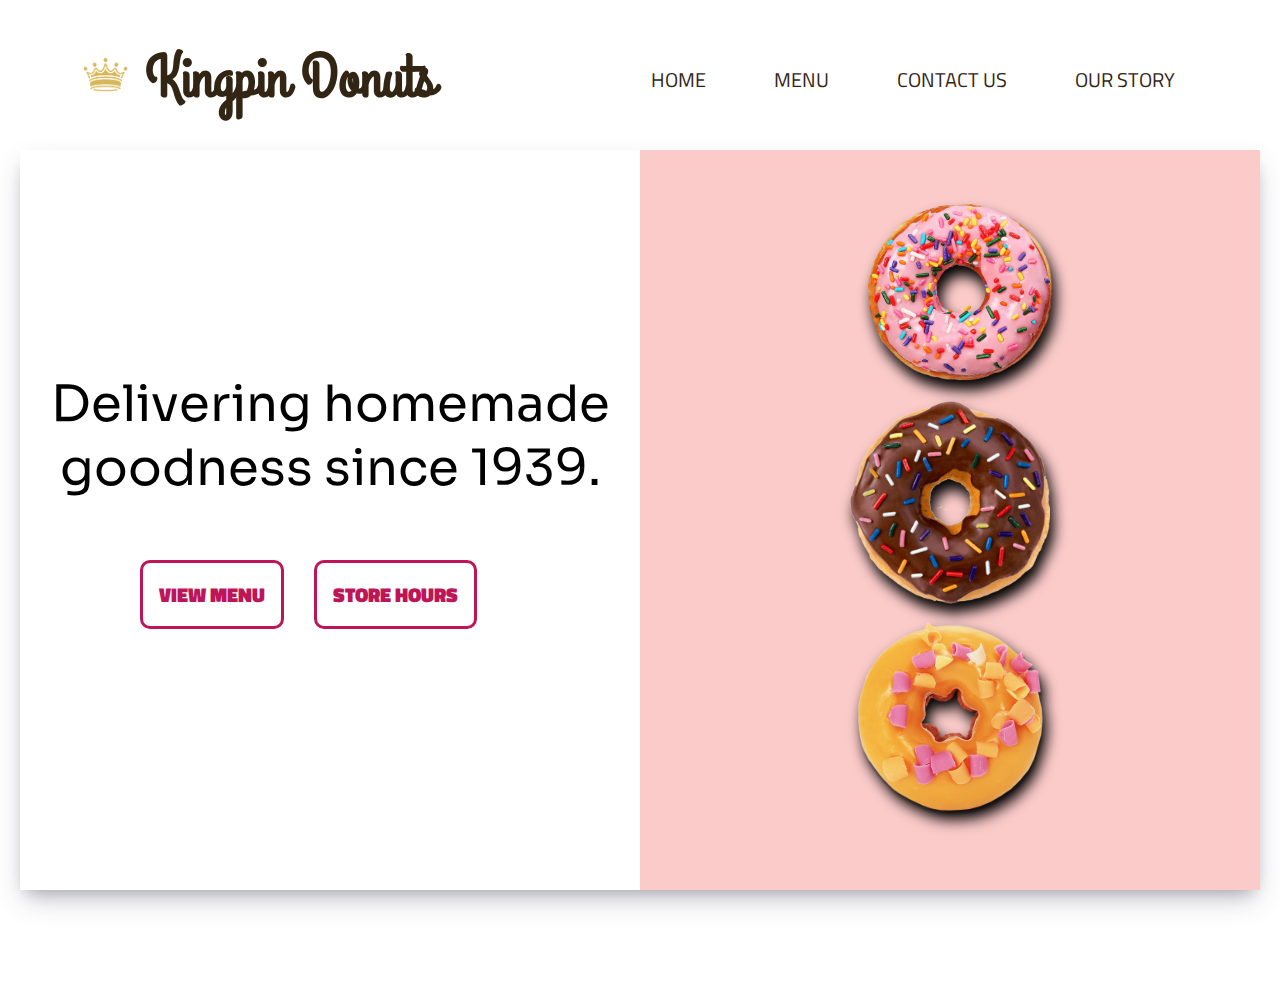
<file: index.html>
<!DOCTYPE html>
<html>
    <head>
        <title>KINGPIN DONUTS</title>
        <link rel="stylesheet" type="text/css" href="assets/styles/style.css">
        <link href="https://fonts.googleapis.com/css2?family=Titillium+Web&display=swap" rel="stylesheet">
        <link href="https://fonts.googleapis.com/css2?family=Grand+Hotel&display=swap" rel="stylesheet">
        <link href="https://fonts.googleapis.com/css2?family=Nunito:wght@600&display=swap" rel="stylesheet">
        <link href="https://fonts.googleapis.com/css2?family=Mouse+Memoirs&family=Nunito:wght@600&display=swap"
            rel="stylesheet">
        <link href="https://fonts.googleapis.com/css2?family=Sora:wght@700&display=swap" rel="stylesheet">
    </head>

    <body>
        <div id="main-header">
            <div class="container">
                <h1 id="logo">
                    <img id="king" src="assets/images/logo.png">
                    Kingpin Donuts
                </h1>
                <nav id="navbar">
                    <ul>
                        <li><a href="index.html">HOME</a></li>
                        <li><a href="menu.html">MENU</a></li>
                        <li><a href="#">CONTACT US</a></li>
                        <li><a href="#">OUR STORY</a></li>
                    </ul>
                </nav>
            </div>
        </div>

        <div class="donut-container">
            <div class="donut-box">
                <div class="column1">
                    <div class="quote">Delivering homemade goodness since 1939.</div>
                    <div class="buttn">
                        <a href="menu.html" class="btn1">VIEW MENU</a>
                        <a href="" class="btn2">STORE HOURS</a>
                    </div>
                </div>

                <div class="pictures">
                    <img id="donut1" src="assets/images/pinkdonut.png">
                    <img id="chocolate" src="assets/images/chocolate3.png">
                    <img id="donut4" src="assets/images/donut4.png">
                </div>

            </div>
        </div>

    </body>

</html>
</file>
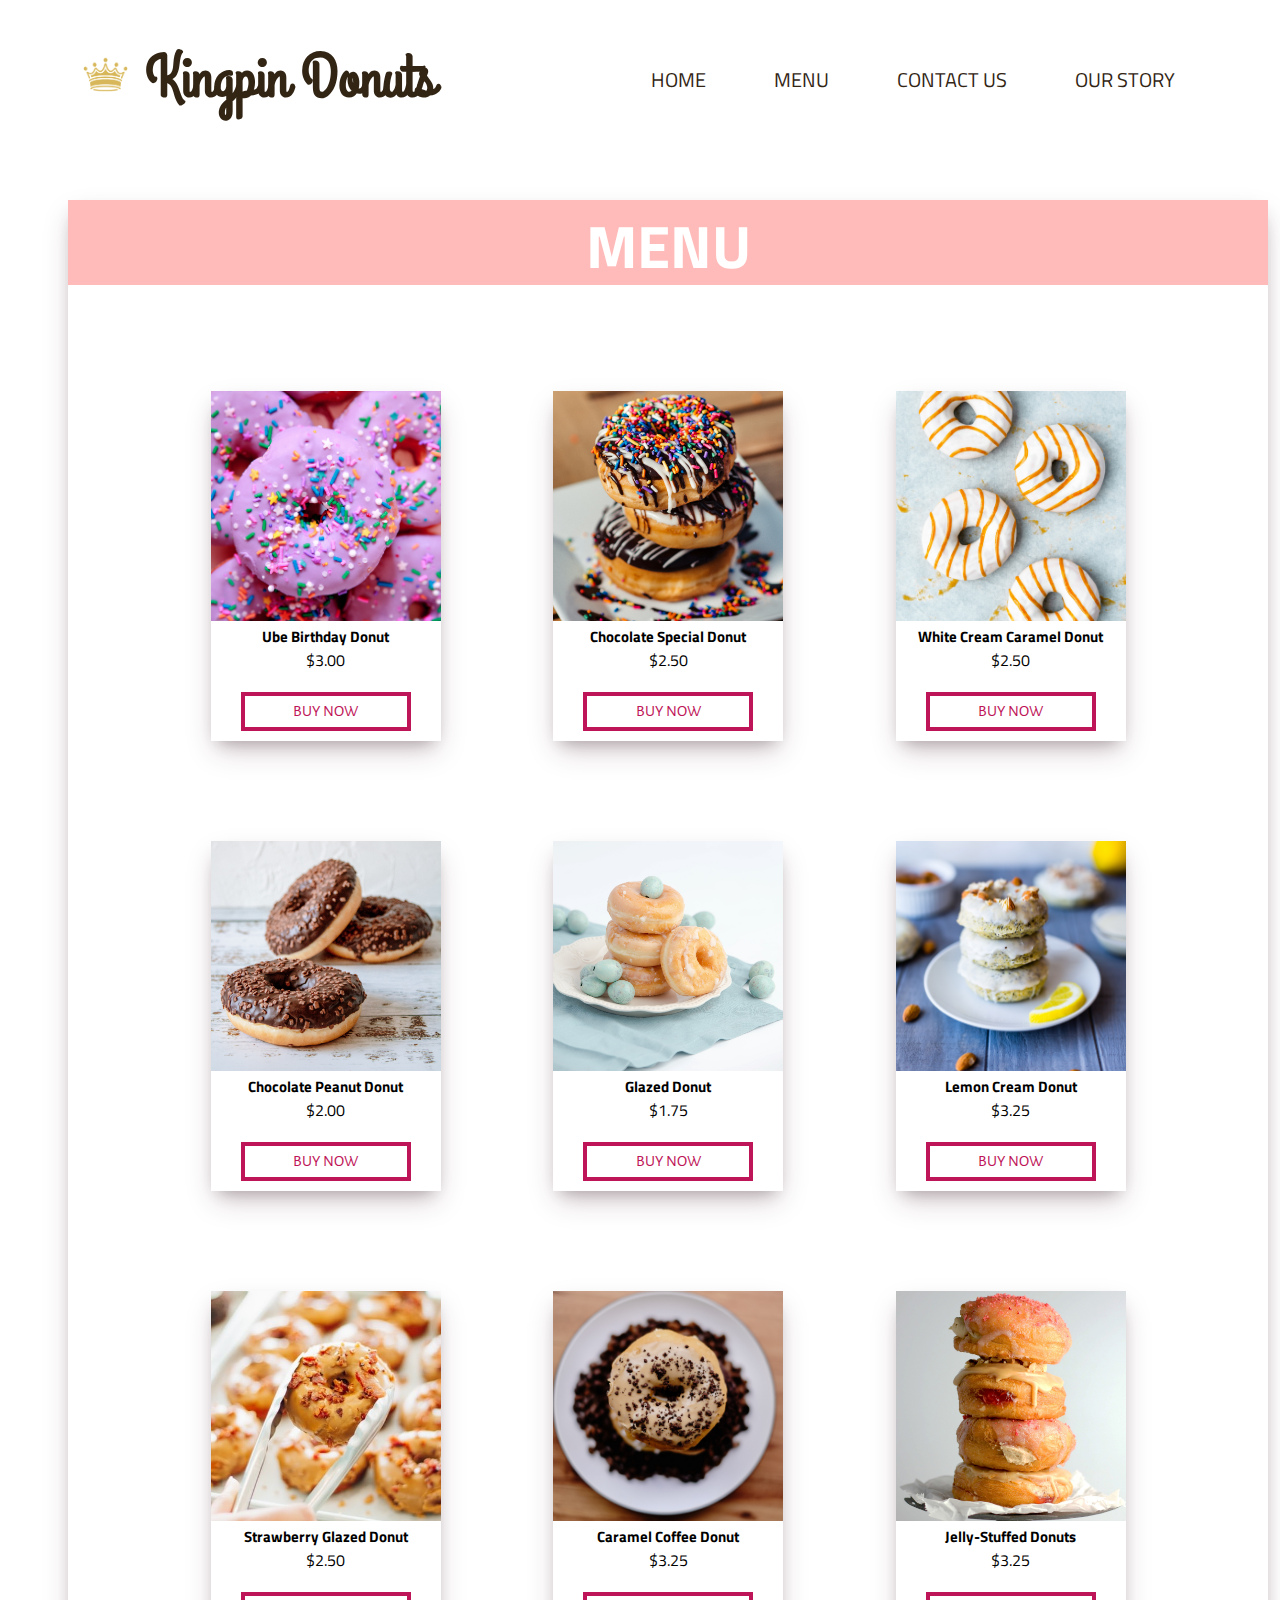
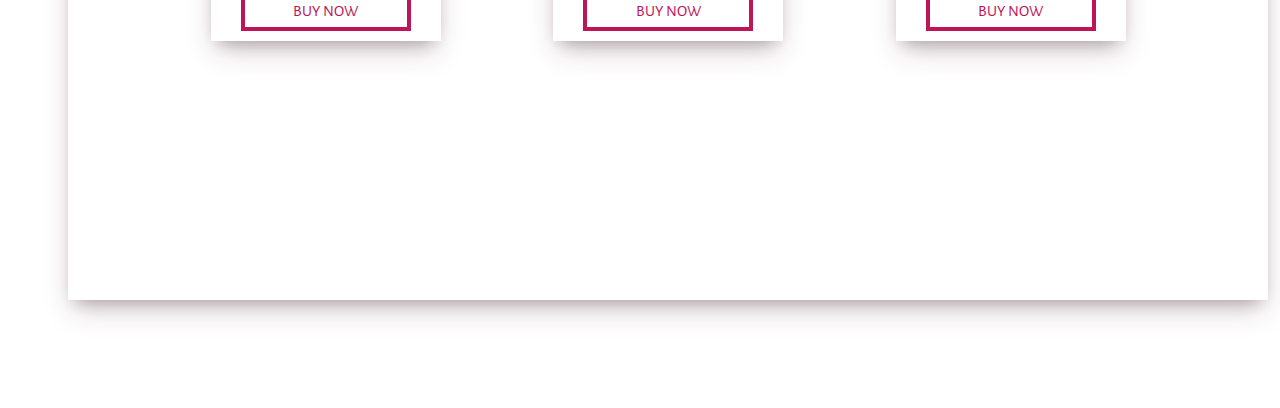
<file: menu.html>
<!DOCTYPE html>
<html>

<head>
    <title>KINGPIN DONUTS</title>
    <link rel="stylesheet" type="text/css" href="assets/styles/style.css">
    <link href="https://fonts.googleapis.com/css2?family=Titillium+Web&display=swap" rel="stylesheet">
    <link href="https://fonts.googleapis.com/css2?family=Grand+Hotel&display=swap" rel="stylesheet">
    <link href="https://fonts.googleapis.com/css2?family=Nunito:wght@600&display=swap" rel="stylesheet">
    <link href="https://fonts.googleapis.com/css2?family=Mouse+Memoirs&family=Nunito:wght@600&display=swap"
        rel="stylesheet">
        <link href="https://fonts.googleapis.com/css2?family=Alegreya+Sans+SC:wght@900&display=swap" rel="stylesheet">
</head>

<body>
    <div id="main-header">
        <div class="container">
            <h1 id="logo">
                <img id="king" src="assets/images/logo.png">
                Kingpin Donuts
            </h1>
            <nav id="navbar">
                <ul>
                    <li><a href="index.html">HOME</a></li>
                    <li><a href="menu.html">MENU</a></li>
                    <li><a href="#">CONTACT US</a></li>
                    <li><a href="#">OUR STORY</a></li>
                </ul>
            </nav>
        </div>
    </div>

    <div class="container2">
        <div class="header2">
            <h2 id="menu-title">MENU</h2>
        </div>
        <div class="menu-boxes">
            <div class="box">
                <img id="item-1" src="assets/images/menu/pink.jpg">
                <div class="text">Ube Birthday Donut</div>
                <div class="price">$3.00</div>
                <div class="add-button">
                    BUY NOW
                </div>
            </div>
            <div class="box">
                <img id="item-2" src="assets/images/menu/sprinkles.jpg">
                <div class="text">Chocolate Special Donut</div>
                <div class="price">$2.50</div>
                <div class="add-button">
                    BUY NOW
                </div>
            </div>
            <div class="box">
                <img id="item-3" src="assets/images/menu/caramel.jpg">
                <div class="text">White Cream Caramel Donut</div>
                <div class="price">$2.50</div>
                <div class="add-button">
                    BUY NOW
                </div>
            </div>
            <div class="box">
                <img id="item-4" src="assets/images/menu/chocolate.jpg">
                <div class="text">Chocolate Peanut Donut</div>
                <div class="price">$2.00</div>
                <div class="add-button">
                    BUY NOW
                </div>
            </div>
            <div class="box">
                <img id="item-5" src="assets/images/menu/glazed.jpg">
                <div class="text">Glazed Donut</div>
                <div class="price">$1.75</div>
                <div class="add-button">
                    BUY NOW
                </div>
            </div>
            <div class="box">
                <img id="item-6" src="assets/images/menu/lemon.jpg">
                <div class="text">Lemon Cream Donut</div>
                <div class="price">$3.25</div>
                <div class="add-button">
                    BUY NOW
                </div>
            </div>
            <div class="box">
                <img id="item-7" src="assets/images/menu/strawberry.jfif">
                <div class="text">Strawberry Glazed Donut</div>
                <div class="price">$2.50</div>
                <div class="add-button">
                    BUY NOW
                </div>
            </div>
            <div class="box">
                <img id="item-8" src="assets/images/menu/coffee.jpg">
                <div class="text">Caramel Coffee Donut</div>
                <div class="price">$3.25</div>
                <div class="add-button">
                    BUY NOW
                </div>
            </div>
            <div class="box">
                <img id="item-9" src="assets/images/menu/jelly-stuffed.jpg">
                <div class="text">Jelly-Stuffed Donuts</div>
                <div class="price">$3.25</div>
                <div class="add-button">
                    BUY NOW
                </div>
            </div>
        </section>
    </div>


</body>

</html>
</file>
<file: assets/styles/style.css>
body {
    background: white;
    padding-bottom: 100px;
}

.container {
    display:flex;
    justify-content:space-between;
    align-items: center; 
}

#king {
    width: 55px;
}

#logo {
    font-family: 'Grand Hotel';
    font-size: 60px;
    color: #322514;
    padding-left: 40px;
    margin: 30px;
    cursor: default;
}

#navbar li {
    display: inline-block;
    list-style: outside none none;
    margin: .5em 1em;
    padding: 0;
    
}

#navbar ul {
    margin-right: 65px;
    padding: 0;
}

#navbar * {
  box-sizing: border-box;
  transition: all .35s ease;
}

#navbar a {
    font-family: 'Titillium Web';
    font-size: 20px;
    color: #322514;
    text-decoration: none;
    padding: 10px;
    font-weight: 500;
    padding: .5em .8em;
    position: relative;
}

#navbar a::before, #navbar a::after {
    content: '';
    height: 14px;
    width: 14px;
    position: absolute;
    transition: all .35s ease;
    opacity: 0;
}

#navbar a::before {
  content: '';
  right: 0;
  top: 0;
  border-top: 3px solid #322514;
  border-right: 3px solid #322514;
  transform: translate(-100%, 50%);
}

#navbar a:after {
    content: '';
    left: 0;
    bottom: 0;
    border-bottom: 3px solid #322514;
    border-left: 3px solid #322514;
    transform: translate(100%, -50%)
}

#navbar a:hover:before, #navbar a:hover:after {
    transform: translate(0,0);
    opacity: 1;
}

#navbar a:hover {
    opacity: 0.8;
}


.donut-box {
    display: flex;
    box-shadow: rgba(50, 50, 93, 0.25) 0px 13px 27px -5px, rgba(0, 0, 0, 0.3) 0px 8px 16px -8px;
    width: 1200px;
    height: 600px;
    margin: 0px auto;
    flex-direction: row;
    align-items: center;
    justify-content: space-between;
    padding-bottom: 90px;
    padding-top: 50px;
    padding-right: 40px;
    background: rgb(255,255,255);
    background: linear-gradient(90deg, rgba(255,255,255,1) 50%, rgba(251,203,201,1) 50%);
    
}

.donut-box img {
    display: flex;
    flex-direction:column;
    margin: 0px 150px;
}

.donut-box #donut1 {
    width: 220px;
    filter: drop-shadow(4px 10px 7px black);
}

.donut-box #chocolate {
    width: 200px;
    filter: drop-shadow(4px 10px 7px black);
    padding-bottom: 15px;
}

.donut-box #donut4 {
    width: 200px;
    filter: drop-shadow(4px 8px 7px black);
}

.quote {
    display: flex;
    font-family:'Sora';
    font-size: 50px;
    text-align: center;
    margin-bottom: 10px;
    flex-wrap: wrap;
    max-width: 600px;
    margin: 0px 10px;
    margin-bottom: 60px;
    cursor: default;
}

.column1 a {
    text-decoration: none;
    font-family: 'Titillium Web';
    color: #be1558;
    font-weight: 999;
    font-size: 20px;
    border-style: solid;
    border-radius: 10px;
    padding: 1rem 1rem;
    transition: all 0.5s;
    cursor: pointer;
    position: relative;
}

.column1 a:after {
    content: '>';
    position: absolute;
    opacity: 0;  
    top: 14px;
    scale: 2;
    transition: 0.5s;
}

.column1 a:hover {
    padding-right: 24px;
    padding-left:8px;
}

.column1 a:hover:after {
    opacity: 1;
    right: 10px;
}

.buttn {
    display: flex;
    flex-direction: row;
    column-gap: 30px;
    margin: 0px 120px;
}

.container2 {
    width: 1200px;
    height: 1700px;
    box-shadow: rgba(88, 35, 57, 0.25) 0px 13px 27px -5px, rgba(0, 0, 0, 0.3) 0px 8px 16px -8px;
    margin: 0px 60px;
    background: rgb(251,203,201);
    background: linear-gradient(180deg, rgb(255, 187, 185) 5%, rgba(255,255,255,1) 5%);
}

#menu-title {
    font-family: 'Titillium Web';
    font-size: 60px;
    color: white;
    display:flex;
    justify-content: center;
}

.menu-boxes {
    display: flex;
	justify-content: space-evenly;
	align-items: center;
    flex-wrap: wrap;
    column-gap: 50px;
    padding: 0px 80px;
    row-gap: 100px;
    margin-top: 100px;
}

.box {
    width: 230px;
    height: 350px;
    box-shadow: rgba(88, 35, 57, 0.25) 0px 13px 27px -5px, rgba(0, 0, 0, 0.3) 0px 8px 16px -8px;
}

.menu-boxes img {
    width: 230px;
}

.text {
    display: flex;
    justify-content: center;
    font-family: 'Titillium Web';
    font-weight: 700;
    font-size: 15px;
    cursor: default;
}

.price {
    display:flex;
    justify-content: center;
    font-family: 'Titillium Web';
    cursor: default;
}

.add-button {
    display: flex;
    justify-content: center;
    margin: 20px 30px;
    padding: 6px 0px;
    font-family: 'Alegreya Sans SC';
    color: #be1558;
    border: solid 4px;
    cursor: pointer;
}

.box:hover {
    transform: scale(1.13,1.13);
    box-shadow: #fbcbc9 0px 10px 36px 0px, rgba(0, 0, 0, 0.06) 0px 0px 0px 1px;
}

.add-button:hover {
    opacity: 0.7;
}
</file>
